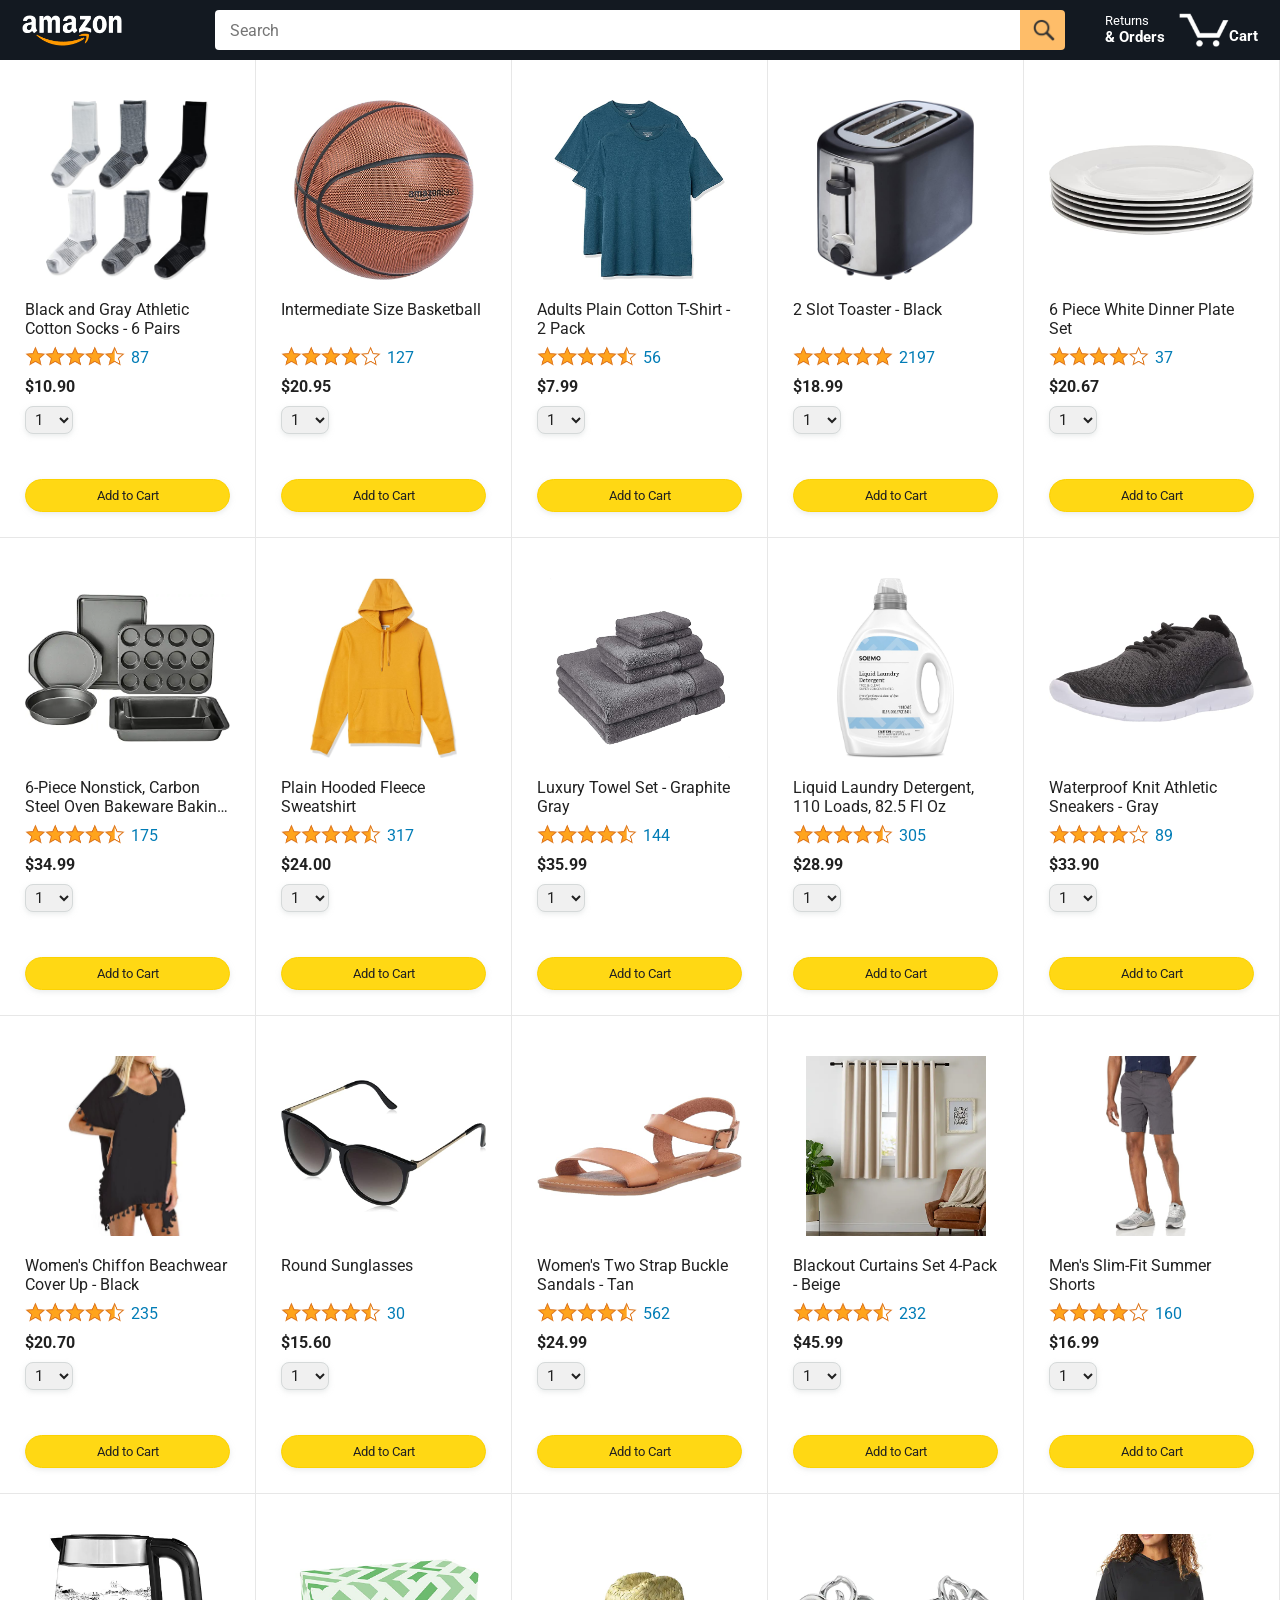
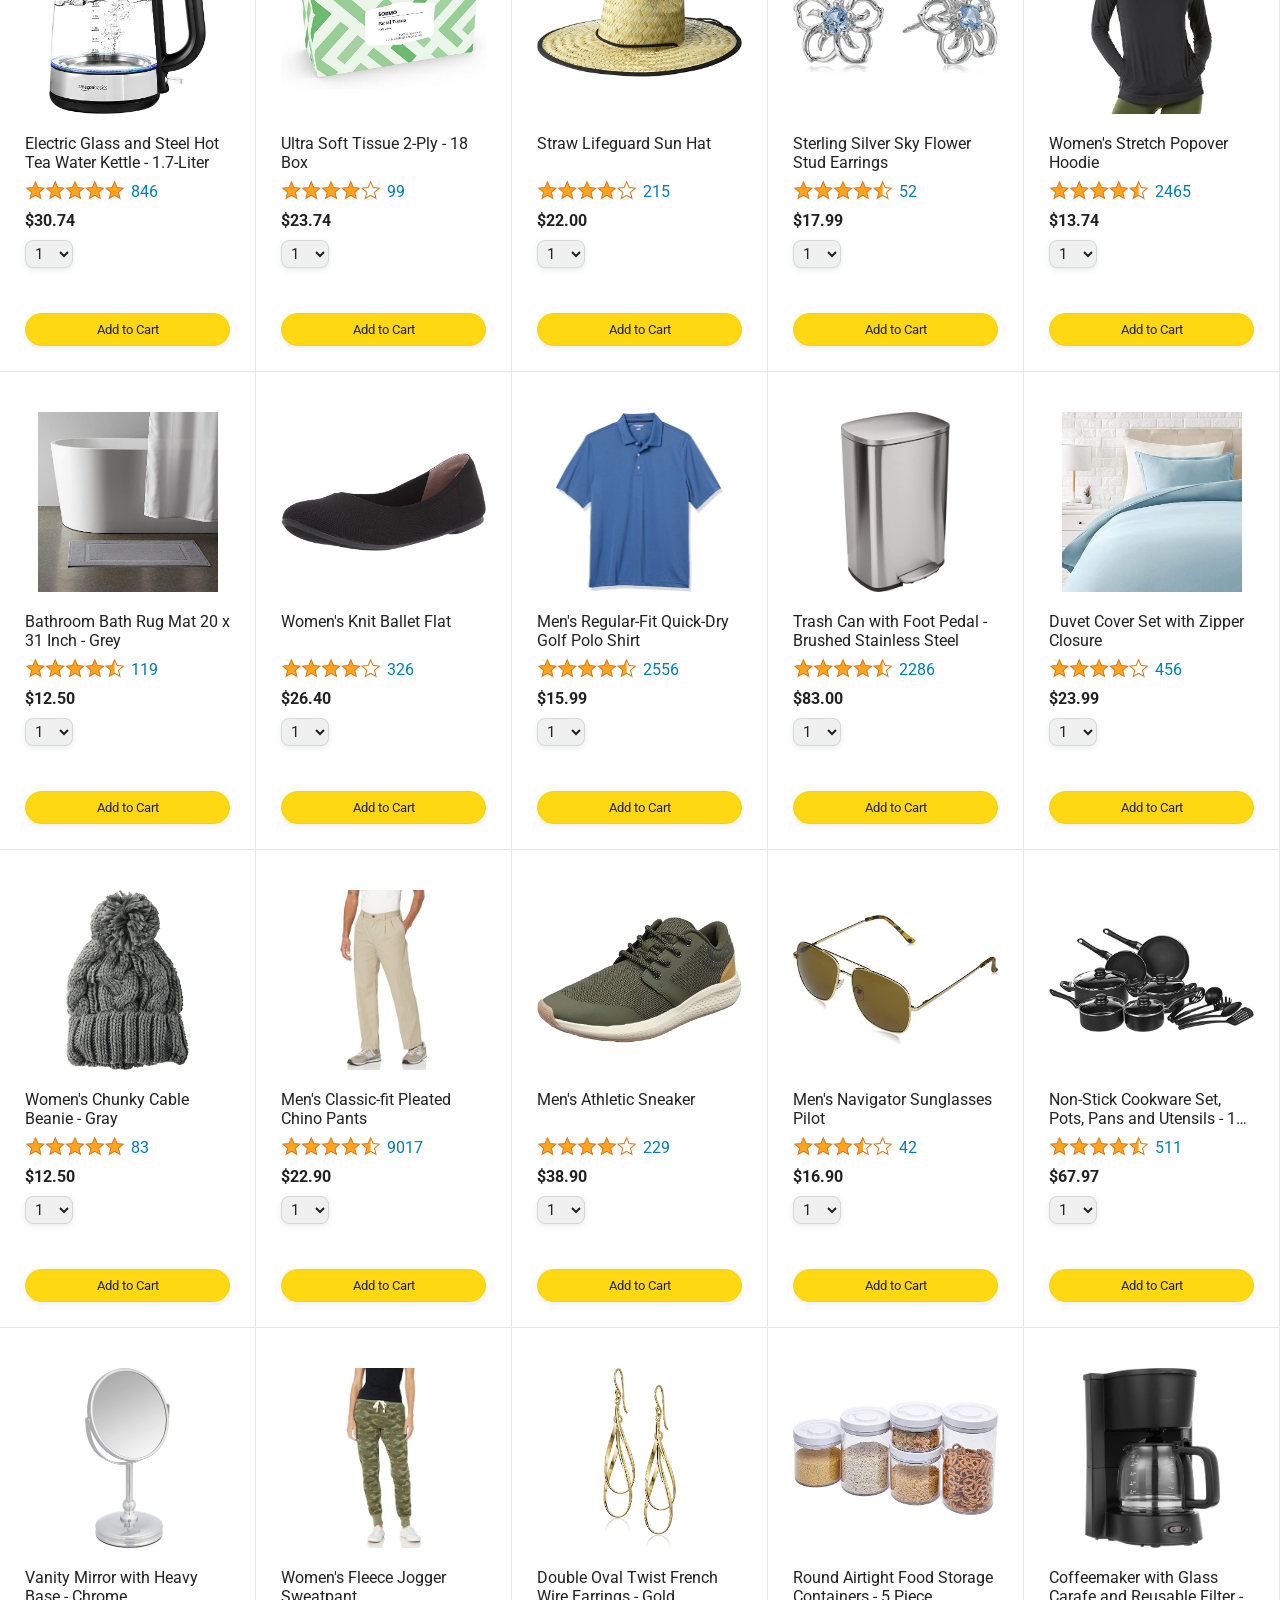
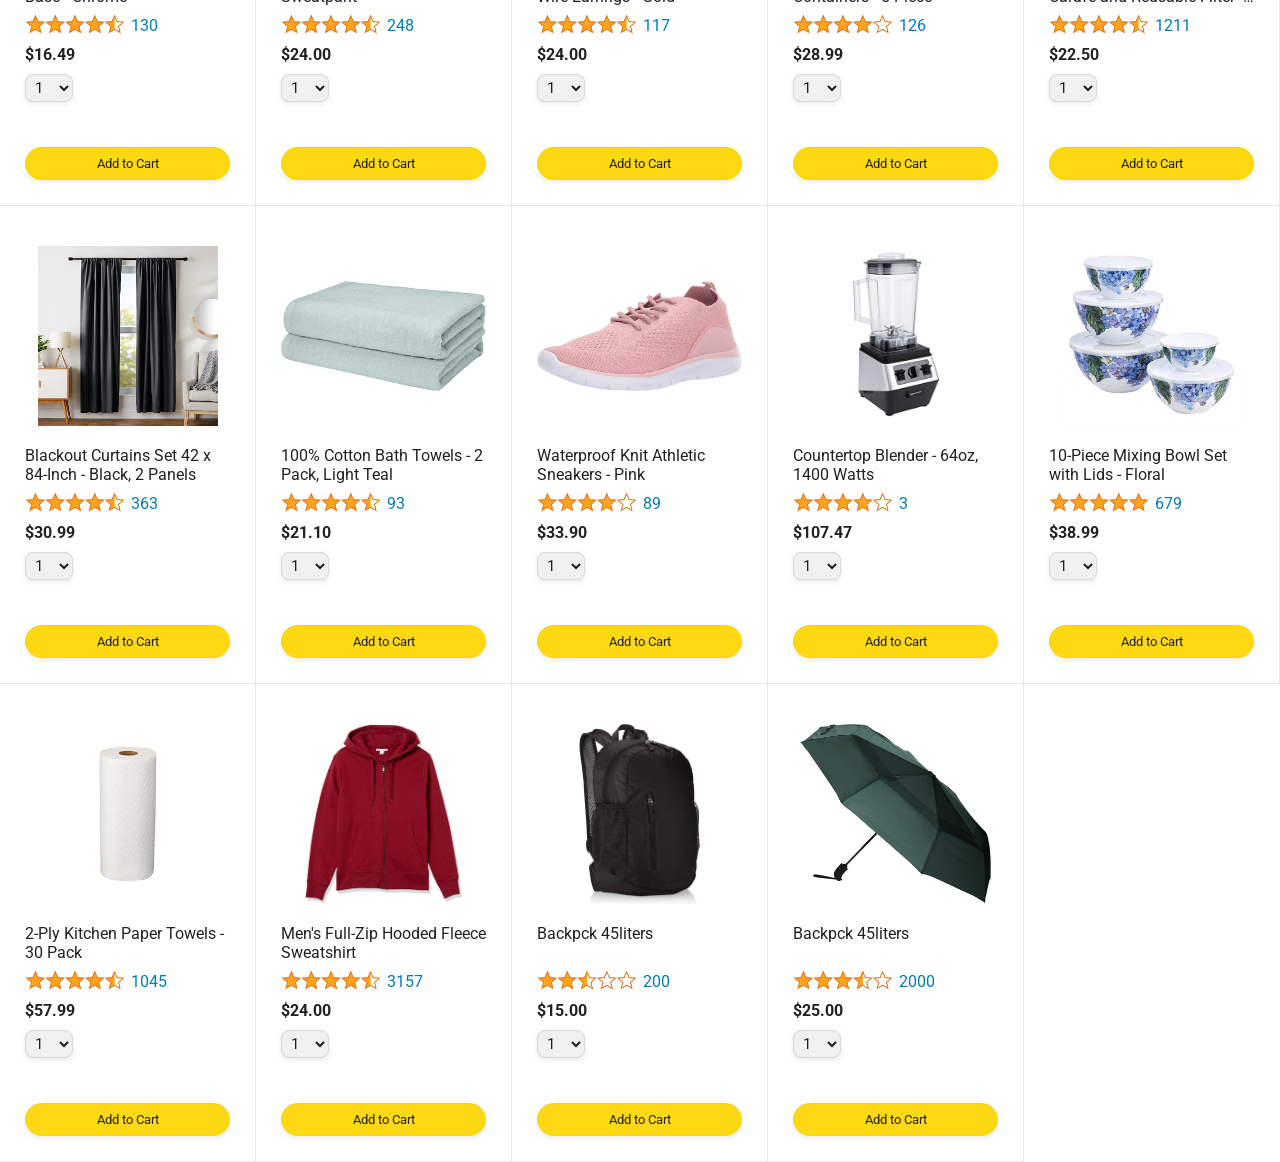
<file: index.html>
<!DOCTYPE html>
<html>
  <head>
    <title>Amazon Project</title>

    <!-- This code is needed for responsive design to work.
      (Responsive design = make the website look good on
      smaller screen sizes like a phone or a tablet). -->
    <meta name="viewport" content="width=device-width, initial-scale=1">

    <!-- Load a font called Roboto from Google Fonts. -->
    <link rel="preconnect" href="https://fonts.googleapis.com">
    <link rel="preconnect" href="https://fonts.gstatic.com" crossorigin>
    <link href="https://fonts.googleapis.com/css2?family=Roboto:wght@400;500;700&display=swap" rel="stylesheet">

    <!-- Here are the CSS files for this page. -->
    <link rel="stylesheet" href="styles/shared/general.css">
    <link rel="stylesheet" href="styles/shared/amazon-header.css">
    <link rel="stylesheet" href="styles/pages/amazon.css">
  </head>
  <body>
    <div class="amazon-header">
      <div class="amazon-header-left-section">
        <a href="index.html" class="header-link">
          <img class="amazon-logo"
            src="images/amazon-logo-white.png">
          <img class="amazon-mobile-logo"
            src="images/amazon-mobile-logo-white.png">
        </a>
      </div>

      <div class="amazon-header-middle-section">
        <input class="search-bar" type="text" placeholder="Search">

        <button class="search-button">
          <img class="search-icon" src="images/icons/search-icon.png">
        </button>
      </div>

      <div class="amazon-header-right-section">
        <a class="orders-link header-link" href="orders.html">
          <span class="returns-text">Returns</span>
          <span class="orders-text">& Orders</span>
        </a>

        <a class="cart-link header-link" href="checkout.html">
          <img class="cart-icon" src="images/icons/cart-icon.png">
          <div class="cart-quantity js-cart-quantity"></div>
          <div class="cart-text">Cart</div>
        </a>
      </div>
    </div>
    
    <div class="main">
      <div class="products-grid js-products-grid">
      <!--
        <div class="product-container ">
          <div class="product-image-container">
            <img class="product-image"
              src="images/products/athletic-cotton-socks-6-pairs.jpg">
          </div>

          <div class="product-name limit-text-to-2-lines">
            Black and Gray Athletic Cotton Socks - 6 Pairs
          </div>

          <div class="product-rating-container">
            <img class="product-rating-stars"
              src="images/ratings/rating-45.png">
            <div class="product-rating-count link-primary">
              87
            </div>
          </div>

          <div class="product-price">
            $10.90
          </div>

          <div class="product-quantity-container">
            <select>
              <option selected value="1">1</option>
              <option value="2">2</option>
              <option value="3">3</option>
              <option value="4">4</option>
              <option value="5">5</option>
              <option value="6">6</option>
              <option value="7">7</option>
              <option value="8">8</option>
              <option value="9">9</option>
              <option value="10">10</option>
            </select>
          </div>

          <div class="product-spacer"></div>

          <div class="added-to-cart">
            <img src="images/icons/checkmark.png">
            Added
          </div>

          <button class="add-to-cart-button button-primary">
            Add to Cart
          </button>
        </div>

        <div class="product-container">
          <div class="product-image-container">
            <img class="product-image"
              src="images/products/intermediate-composite-basketball.jpg">
          </div>

          <div class="product-name limit-text-to-2-lines">
            Intermediate Size Basketball
          </div>

          <div class="product-rating-container">
            <img class="product-rating-stars"
              src="images/ratings/rating-40.png">
            <div class="product-rating-count link-primary">
              127
            </div>
          </div>

          <div class="product-price">
            $20.95
          </div>

          <div class="product-quantity-container">
            <select>
              <option selected value="1">1</option>
              <option value="2">2</option>
              <option value="3">3</option>
              <option value="4">4</option>
              <option value="5">5</option>
              <option value="6">6</option>
              <option value="7">7</option>
              <option value="8">8</option>
              <option value="9">9</option>
              <option value="10">10</option>
            </select>
          </div>

          <div class="product-spacer"></div>

          <div class="added-to-cart">
            <img src="images/icons/checkmark.png">
            Added
          </div>

          <button class="add-to-cart-button button-primary">
            Add to Cart
          </button>
        </div>

        <div class="product-container">
      
        
          <div class="product-image-container">
            <img class="product-image"
              src="images/products/adults-plain-cotton-tshirt-2-pack-teal.jpg">
          </div>

          <div class="product-name limit-text-to-2-lines">
            Adults Plain Cotton T-Shirt - 2 Pack
          </div>

          <div class="product-rating-container">
            <img class="product-rating-stars"
              src="images/ratings/rating-45.png">
            <div class="product-rating-count link-primary">
              56
            </div>
          </div>

          <div class="product-price">
            $7.99
          </div>

          <div class="product-quantity-container">
            <select>
              <option selected value="1">1</option>
              <option value="2">2</option>
              <option value="3">3</option>
              <option value="4">4</option>
              <option value="5">5</option>
              <option value="6">6</option>
              <option value="7">7</option>
              <option value="8">8</option>
              <option value="9">9</option>
              <option value="10">10</option>
            </select>
          </div>

          <div class="product-spacer"></div>

          <div class="added-to-cart">
            <img src="images/icons/checkmark.png">
            Added
          </div>

          <button class="add-to-cart-button button-primary">
            Add to Cart
          </button>
        </div>
      </div>
    </div> -->
   

    <!--creates productlist-->
    
    <!-- functionality-->
    <script type="module"   src="scripts/amazon.js"></script> 
  </body>
</html>
</file>
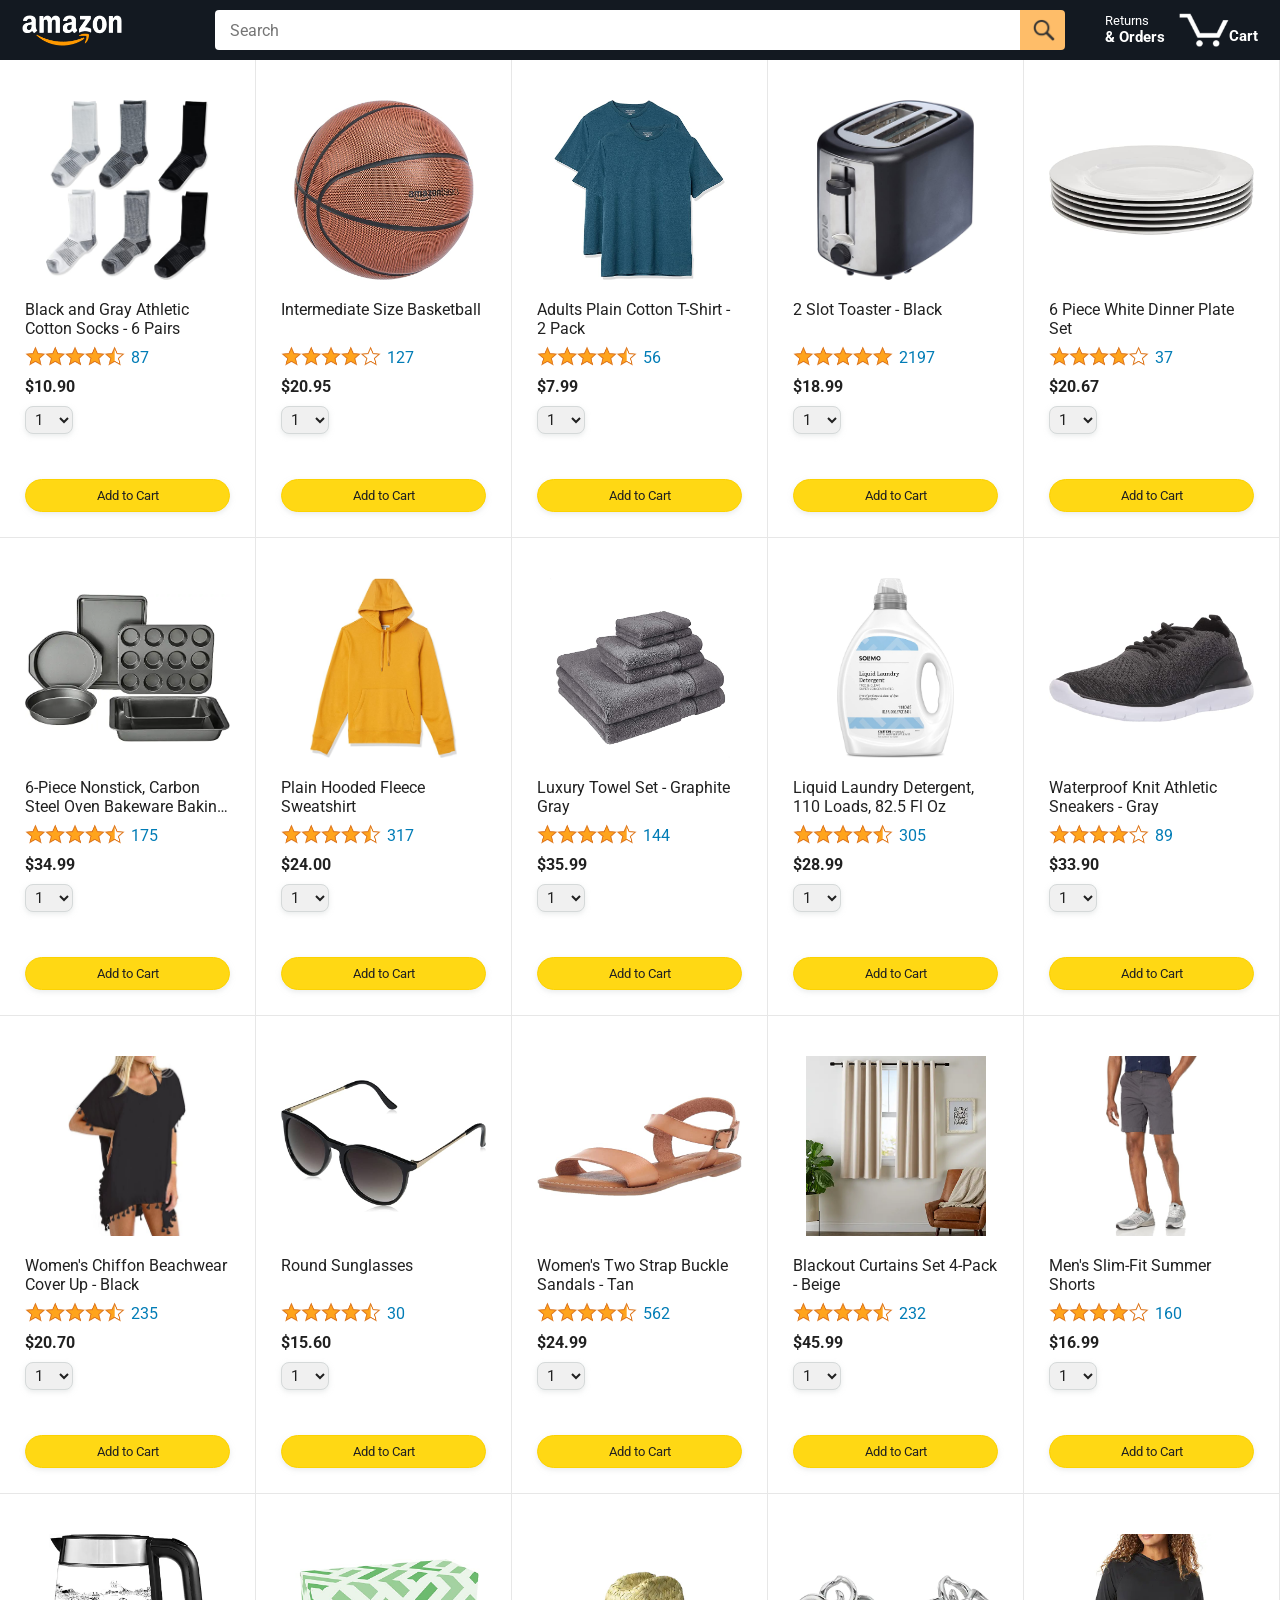
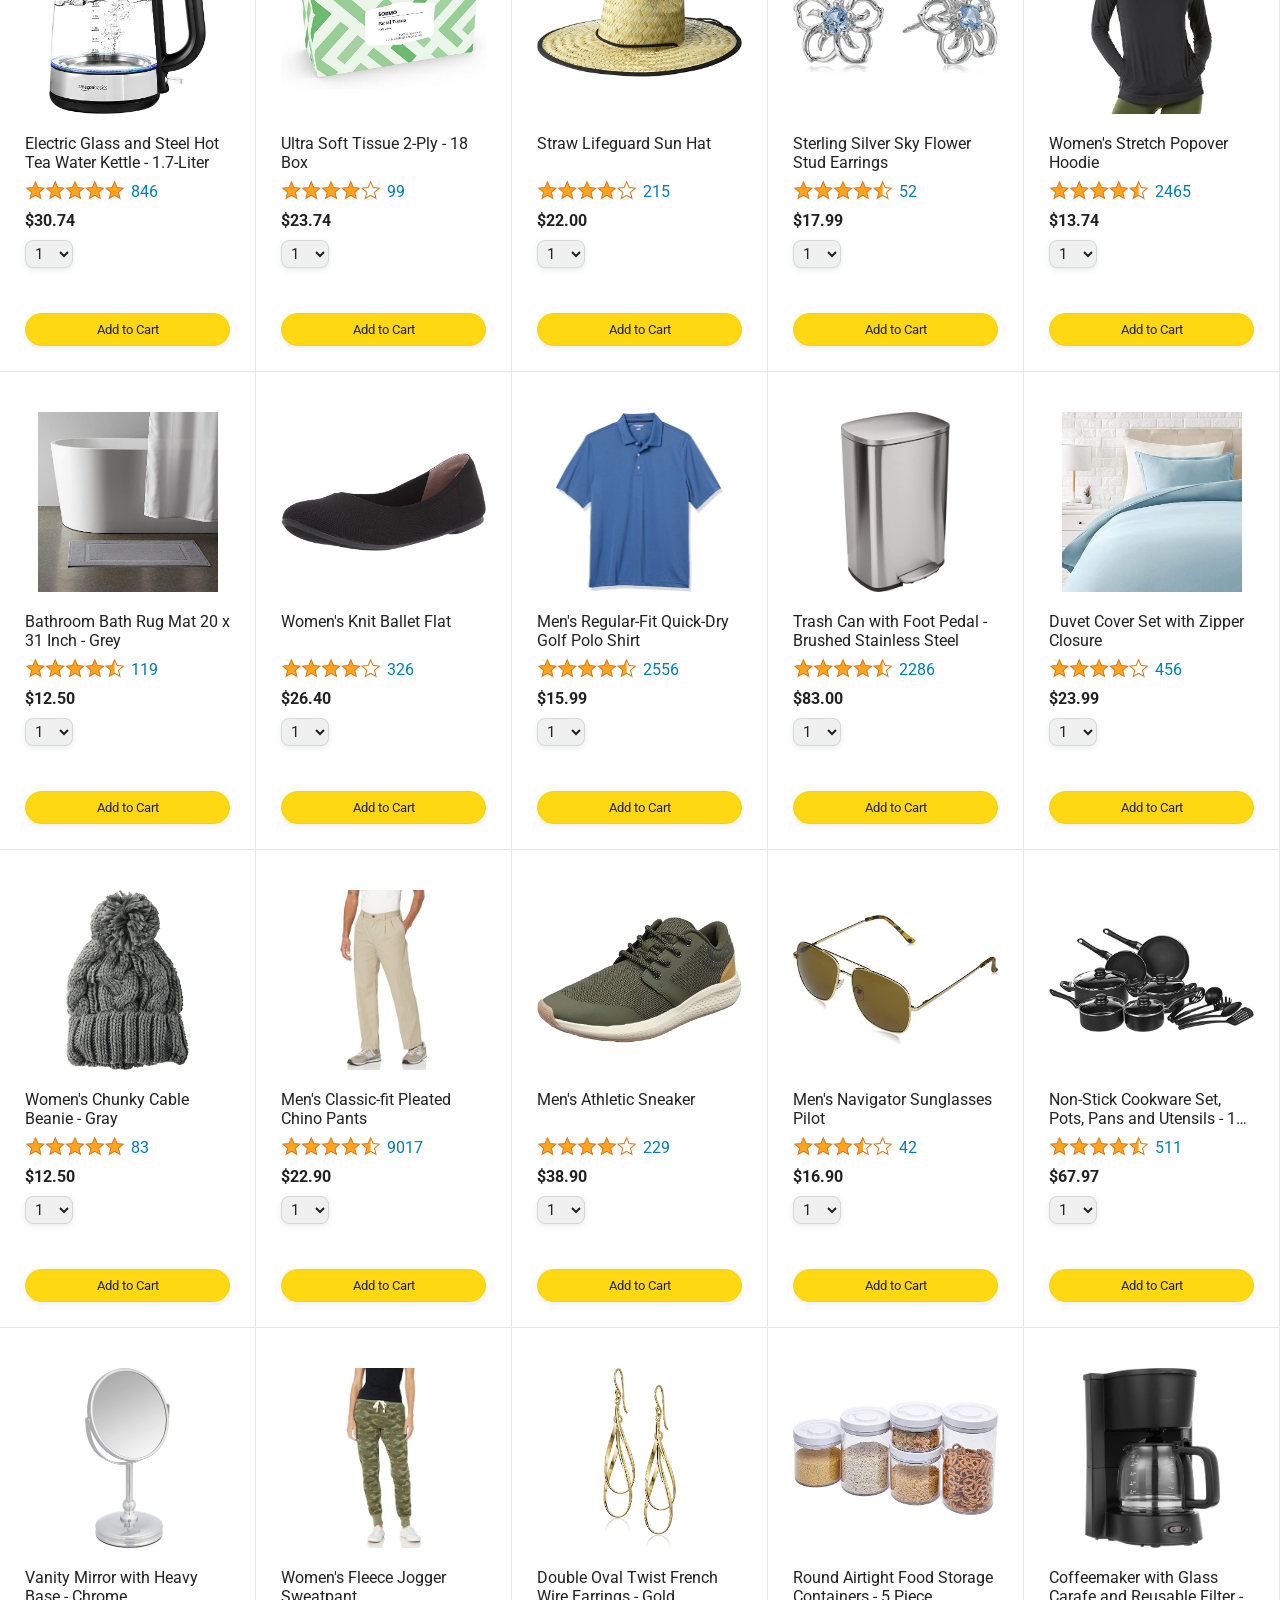
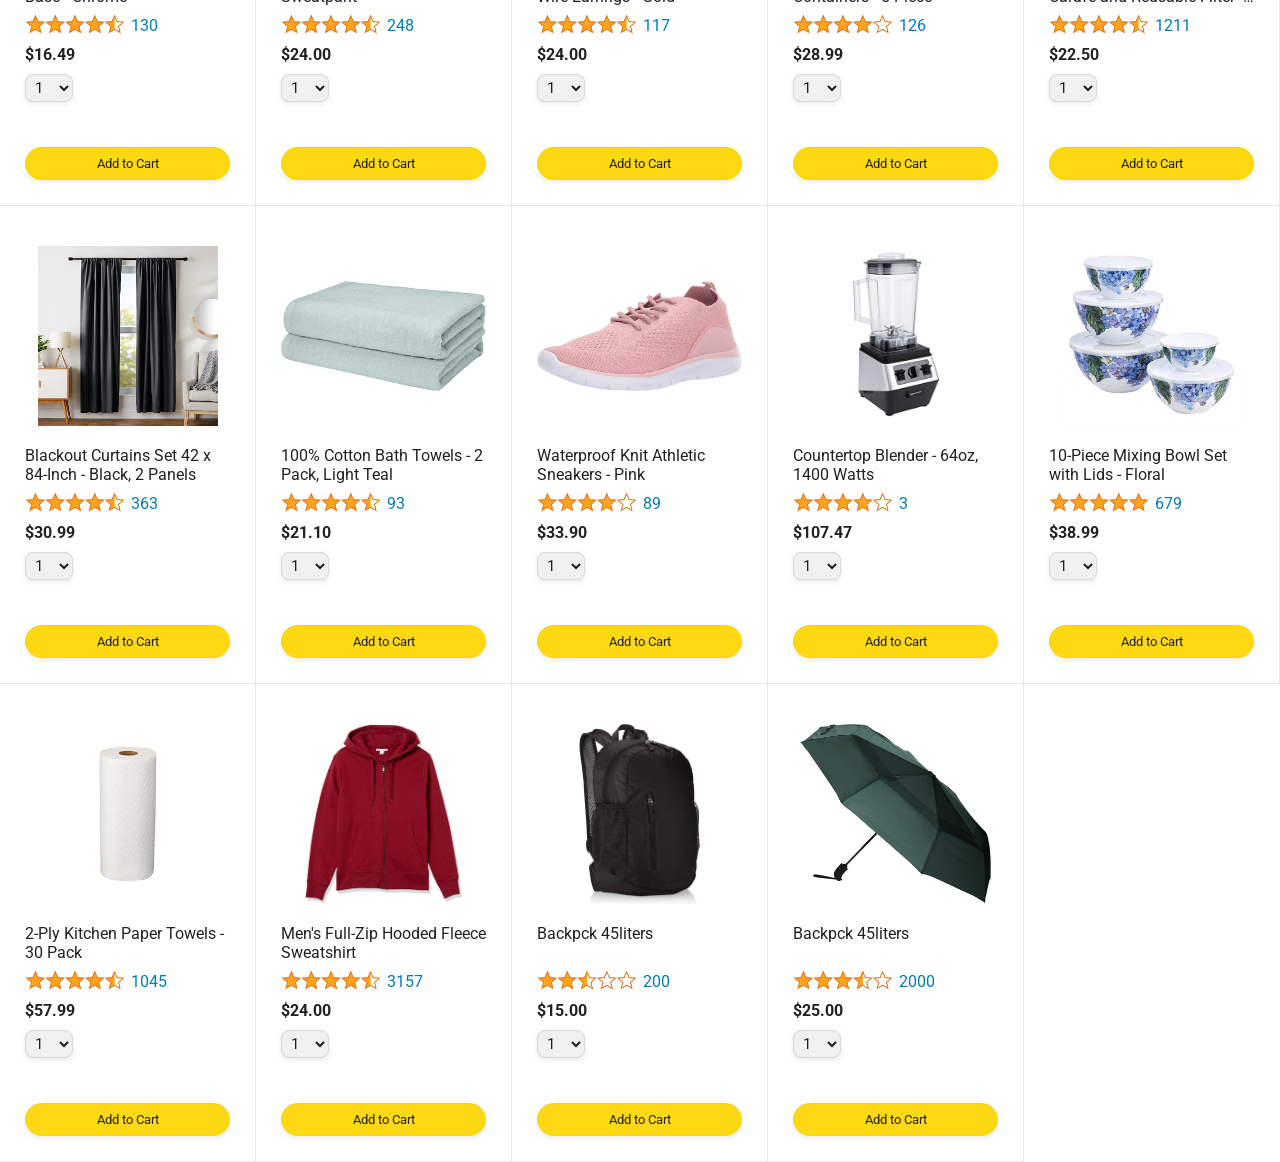
<file: amazon.html>
<!DOCTYPE html>
<html>
  <head>
    <title>Amazon Project</title>

    <!-- This code is needed for responsive design to work.
      (Responsive design = make the website look good on
      smaller screen sizes like a phone or a tablet). -->
    <meta name="viewport" content="width=device-width, initial-scale=1">

    <!-- Load a font called Roboto from Google Fonts. -->
    <link rel="preconnect" href="https://fonts.googleapis.com">
    <link rel="preconnect" href="https://fonts.gstatic.com" crossorigin>
    <link href="https://fonts.googleapis.com/css2?family=Roboto:wght@400;500;700&display=swap" rel="stylesheet">

    <!-- Here are the CSS files for this page. -->
    <link rel="stylesheet" href="styles/shared/general.css">
    <link rel="stylesheet" href="styles/shared/amazon-header.css">
    <link rel="stylesheet" href="styles/pages/amazon.css">
  </head>
  <body>
    <div class="amazon-header">
      <div class="amazon-header-left-section">
        <a href="amazon.html" class="header-link">
          <img class="amazon-logo"
            src="images/amazon-logo-white.png">
          <img class="amazon-mobile-logo"
            src="images/amazon-mobile-logo-white.png">
        </a>
      </div>

      <div class="amazon-header-middle-section">
        <input class="search-bar" type="text" placeholder="Search">

        <button class="search-button">
          <img class="search-icon" src="images/icons/search-icon.png">
        </button>
      </div>

      <div class="amazon-header-right-section">
        <a class="orders-link header-link" href="orders.html">
          <span class="returns-text">Returns</span>
          <span class="orders-text">& Orders</span>
        </a>

        <a class="cart-link header-link" href="checkout.html">
          <img class="cart-icon" src="images/icons/cart-icon.png">
          <div class="cart-quantity js-cart-quantity"></div>
          <div class="cart-text">Cart</div>
        </a>
      </div>
    </div>
    
    <div class="main">
      <div class="products-grid js-products-grid">
      <!--
        <div class="product-container ">
          <div class="product-image-container">
            <img class="product-image"
              src="images/products/athletic-cotton-socks-6-pairs.jpg">
          </div>

          <div class="product-name limit-text-to-2-lines">
            Black and Gray Athletic Cotton Socks - 6 Pairs
          </div>

          <div class="product-rating-container">
            <img class="product-rating-stars"
              src="images/ratings/rating-45.png">
            <div class="product-rating-count link-primary">
              87
            </div>
          </div>

          <div class="product-price">
            $10.90
          </div>

          <div class="product-quantity-container">
            <select>
              <option selected value="1">1</option>
              <option value="2">2</option>
              <option value="3">3</option>
              <option value="4">4</option>
              <option value="5">5</option>
              <option value="6">6</option>
              <option value="7">7</option>
              <option value="8">8</option>
              <option value="9">9</option>
              <option value="10">10</option>
            </select>
          </div>

          <div class="product-spacer"></div>

          <div class="added-to-cart">
            <img src="images/icons/checkmark.png">
            Added
          </div>

          <button class="add-to-cart-button button-primary">
            Add to Cart
          </button>
        </div>

        <div class="product-container">
          <div class="product-image-container">
            <img class="product-image"
              src="images/products/intermediate-composite-basketball.jpg">
          </div>

          <div class="product-name limit-text-to-2-lines">
            Intermediate Size Basketball
          </div>

          <div class="product-rating-container">
            <img class="product-rating-stars"
              src="images/ratings/rating-40.png">
            <div class="product-rating-count link-primary">
              127
            </div>
          </div>

          <div class="product-price">
            $20.95
          </div>

          <div class="product-quantity-container">
            <select>
              <option selected value="1">1</option>
              <option value="2">2</option>
              <option value="3">3</option>
              <option value="4">4</option>
              <option value="5">5</option>
              <option value="6">6</option>
              <option value="7">7</option>
              <option value="8">8</option>
              <option value="9">9</option>
              <option value="10">10</option>
            </select>
          </div>

          <div class="product-spacer"></div>

          <div class="added-to-cart">
            <img src="images/icons/checkmark.png">
            Added
          </div>

          <button class="add-to-cart-button button-primary">
            Add to Cart
          </button>
        </div>

        <div class="product-container">
      
        
          <div class="product-image-container">
            <img class="product-image"
              src="images/products/adults-plain-cotton-tshirt-2-pack-teal.jpg">
          </div>

          <div class="product-name limit-text-to-2-lines">
            Adults Plain Cotton T-Shirt - 2 Pack
          </div>

          <div class="product-rating-container">
            <img class="product-rating-stars"
              src="images/ratings/rating-45.png">
            <div class="product-rating-count link-primary">
              56
            </div>
          </div>

          <div class="product-price">
            $7.99
          </div>

          <div class="product-quantity-container">
            <select>
              <option selected value="1">1</option>
              <option value="2">2</option>
              <option value="3">3</option>
              <option value="4">4</option>
              <option value="5">5</option>
              <option value="6">6</option>
              <option value="7">7</option>
              <option value="8">8</option>
              <option value="9">9</option>
              <option value="10">10</option>
            </select>
          </div>

          <div class="product-spacer"></div>

          <div class="added-to-cart">
            <img src="images/icons/checkmark.png">
            Added
          </div>

          <button class="add-to-cart-button button-primary">
            Add to Cart
          </button>
        </div>
      </div>
    </div> -->
   

    <!--creates productlist-->
    
    <!-- functionality-->
    <script type="module"   src="scripts/amazon.js"></script> 
  </body>
</html>
</file>
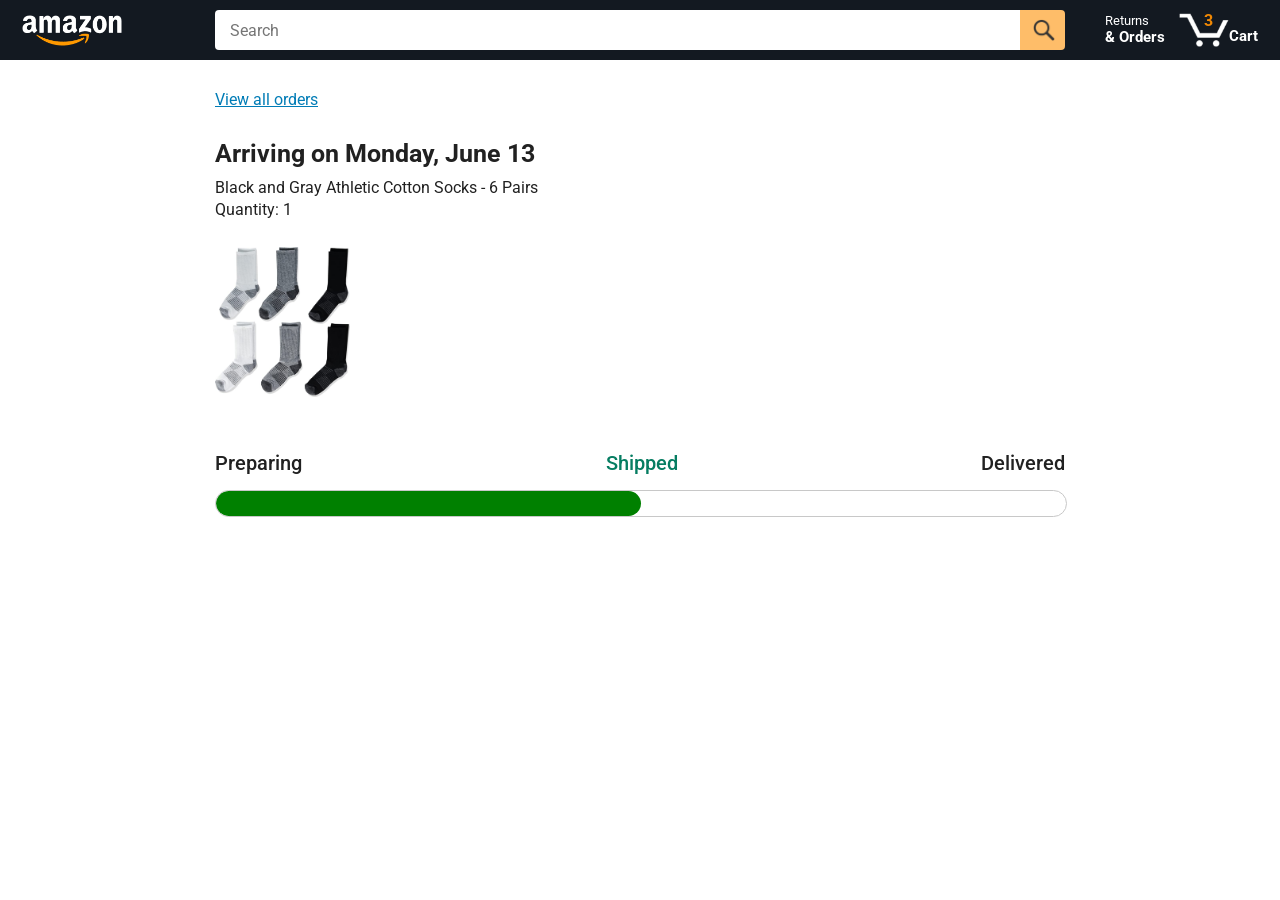
<file: tracking.html>
<!DOCTYPE html>
<html>
  <head>
    <title>Tracking</title>

    <!-- This code is needed for responsive design to work.
      (Responsive design = make the website look good on
      smaller screen sizes like a phone or a tablet). -->
    <meta name="viewport" content="width=device-width, initial-scale=1">

    <!-- Load a font called Roboto from Google Fonts. -->
    <link rel="preconnect" href="https://fonts.googleapis.com">
    <link rel="preconnect" href="https://fonts.gstatic.com" crossorigin>
    <link href="https://fonts.googleapis.com/css2?family=Roboto:wght@400;500;700&display=swap" rel="stylesheet">

    <!-- Here are the CSS files for this page. -->
    <link rel="stylesheet" href="styles/shared/general.css">
    <link rel="stylesheet" href="styles/shared/amazon-header.css">
    <link rel="stylesheet" href="styles/pages/tracking.css">
  </head>
  <body>
    <div class="amazon-header">
      <div class="amazon-header-left-section">
        <a href="amazon.html" class="header-link">
          <img class="amazon-logo"
            src="images/amazon-logo-white.png">
          <img class="amazon-mobile-logo"
            src="images/amazon-mobile-logo-white.png">
        </a>
      </div>

      <div class="amazon-header-middle-section">
        <input class="search-bar" type="text" placeholder="Search">

        <button class="search-button">
          <img class="search-icon" src="images/icons/search-icon.png">
        </button>
      </div>

      <div class="amazon-header-right-section">
        <a class="orders-link header-link" href="orders.html">
          <span class="returns-text">Returns</span>
          <span class="orders-text">& Orders</span>
        </a>

        <a class="cart-link header-link" href="checkout.html">
          <img class="cart-icon" src="images/icons/cart-icon.png">
          <div class="cart-quantity">3</div>
          <div class="cart-text">Cart</div>
        </a>
      </div>
    </div>

    <div class="main">
      <div class="order-tracking">
        <a class="back-to-orders-link link-primary" href="orders.html">
          View all orders
        </a>

        <div class="delivery-date">
          Arriving on Monday, June 13
        </div>

        <div class="product-info">
          Black and Gray Athletic Cotton Socks - 6 Pairs
        </div>

        <div class="product-info">
          Quantity: 1
        </div>

        <img class="product-image" src="images/products/athletic-cotton-socks-6-pairs.jpg">

        <div class="progress-labels-container">
          <div class="progress-label">
            Preparing
          </div>
          <div class="progress-label current-status">
            Shipped
          </div>
          <div class="progress-label">
            Delivered
          </div>
        </div>

        <div class="progress-bar-container">
          <div class="progress-bar"></div>
        </div>
      </div>
    </div>
  </body>
</html>
</file>
<file: styles/shared/general.css>
body {
  font-family: Roboto, Arial;
  color: rgb(33, 33, 33);
  /* The <body> element has a default margin of 8px
     on all sides. This removes the default margins. */
  margin: 0;
}

/* <p> elements have a default margin on the top
   and bottom. This removes the default margins. */
p {
  margin: 0;
}

button {
  cursor: pointer;
}

select {
  cursor: pointer;
}

input, select, button {
  font-family: Roboto, Arial;
}

.button-primary {
  color: rgb(33, 33, 33);
  background-color: rgb(255, 216, 20);
  border: 1px solid rgb(252, 210, 0);
  border-radius: 8px;
  cursor: pointer;
  box-shadow: 0 2px 5px rgba(213, 217, 217, 0.5);
}

.button-primary:hover {
  background-color: rgb(247, 202, 0);
  border: 1px solid rgb(242, 194, 0);
}

.button-primary:active {
  background: rgb(255, 216, 20);
  border-color: rgb(252, 210, 0);
  box-shadow: none;
}

.button-secondary {
  color: rgb(33, 33, 33);
  background: white;
  border: 1px solid rgb(213, 217, 217);
  border-radius: 8px;
  cursor: pointer;
  box-shadow: 0 2px 5px rgba(213, 217, 217, 0.5);
}

.button-secondary:hover {
  background-color: rgb(247, 250, 250);
}

.button-secondary:active {
  background-color: rgb(237, 253, 255);
  box-shadow: none;
}

/* These styles will limit text to 2 lines. Anything
   beyond 2 lines will be replaced with "..."
   You can find this code by using an A.I. tool or by
   searching in Google.
   https://css-tricks.com/almanac/properties/l/line-clamp/ */
.limit-text-to-2-lines {
  display: -webkit-box;
  -webkit-line-clamp: 2;
  -webkit-box-orient: vertical;
  overflow: hidden;
}

.link-primary {
  color: rgb(1, 124, 182);
  cursor: pointer;
}

.link-primary:hover {
  color: rgb(196, 80, 0);
}

/* Styles for dropdown selectors. */
select {
  color: rgb(33, 33, 33);
  background-color: rgb(240, 240, 240);
  border: 1px solid rgb(213, 217, 217);
  border-radius: 8px;
  padding: 3px 5px;
  font-size: 15px;
  cursor: pointer;
  box-shadow: 0 2px 5px rgba(213, 217, 217, 0.5);
}

select:focus,
input:focus {
  outline: 2px solid rgb(255, 153, 0);
}
</file>
<file: styles/shared/amazon-header.css>
.amazon-header {
  background-color: rgb(19, 25, 33);
  color: white;
  padding-left: 15px;
  padding-right: 15px;

  display: flex;
  align-items: center;
  justify-content: space-between;

  position: fixed;
  top: 0;
  left: 0;
  right: 0;
  height: 60px;
}

.amazon-header-left-section {
  width: 180px;
}

@media (max-width: 800px) {
  .amazon-header-left-section {
    width: unset;
  }
}

.header-link {
  display: inline-block;
  padding: 6px;
  border-radius: 2px;
  cursor: pointer;
  text-decoration: none;
  border: 1px solid rgba(0, 0, 0, 0);
}

.header-link:hover {
  border: 1px solid white;
}

.amazon-logo {
  width: 100px;
  margin-top: 5px;
}

.amazon-mobile-logo {
  display: none;
}

@media (max-width: 575px) {
  .amazon-logo {
    display: none;
  }

  .amazon-mobile-logo {
    display: block;
    height: 35px;
    margin-top: 5px;
  }
}

.amazon-header-middle-section {
  flex: 1;
  max-width: 850px;
  margin-left: 10px;
  margin-right: 10px;
  display: flex;
}

.search-bar {
  flex: 1;
  width: 0;
  font-size: 16px;
  height: 38px;
  padding-left: 15px;
  border: none;
  border-top-left-radius: 4px;
  border-bottom-left-radius: 4px;
  border-top-right-radius: 0;
  border-bottom-right-radius: 0;
}

.search-button {
  background-color: rgb(254, 189, 105);
  border: none;
  width: 45px;
  height: 40px;
  border-top-right-radius: 4px;
  border-bottom-right-radius: 4px;
  flex-shrink: 0;
}

.search-icon {
  height: 22px;
  margin-left: 2px;
  margin-top: 3px;
}

.amazon-header-right-section {
  width: 180px;
  flex-shrink: 0;
  display: flex;
  justify-content: end;
}

.orders-link {
  color: white;
}

.returns-text {
  display: block;
  font-size: 13px;
}

.orders-text {
  display: block;
  font-size: 15px;
  font-weight: 700;
}

.cart-link {
  color: white;
  display: flex;
  align-items: center;
  position: relative;
}

.cart-icon {
  width: 50px;
}

.cart-text {
  margin-top: 12px;
  font-size: 15px;
  font-weight: 700;
}

.cart-quantity {
  color: rgb(240, 136, 4);
  font-size: 16px;
  font-weight: 700;

  position: absolute;
  top: 4px;
  left: 22px;
  
  width: 26px;
  text-align: center;
}
</file>
<file: styles/pages/amazon.css>
.main {
  margin-top: 60px;
}

.products-grid {
  display: grid;

  /* - In CSS Grid, 1fr means a column will take up the
       remaining space in the grid.
     - If we write 1fr 1fr ... 1fr; 8 times, this will
       divide the grid into 8 columns, each taking up an
       equal amount of the space.
     - repeat(8, 1fr); is a shortcut for repeating "1fr"
       8 times (instead of typing out "1fr" 8 times).
       repeat(...) is a special property that works with
       display: grid; */
  grid-template-columns: repeat(8, 1fr);
}

/* @media is used to create responsive design (making the
   website look good on any screen size). This @media
   means when the screen width is 2000px or less, we
   will divide the grid into 7 columns instead of 8. */
@media (max-width: 2000px) {
  .products-grid {
    grid-template-columns: repeat(7, 1fr);
  }
}

/* This @media means when the screen width is 1600px or
   less, we will divide the grid into 6 columns. */
@media (max-width: 1600px) {
  .products-grid {
    grid-template-columns: repeat(6, 1fr);
  }
}

@media (max-width: 1300px) {
  .products-grid {
    grid-template-columns: repeat(5, 1fr);
  }
}

@media (max-width: 1000px) {
  .products-grid {
    grid-template-columns: repeat(4, 1fr);
  }
}

@media (max-width: 800px) {
  .products-grid {
    grid-template-columns: repeat(3, 1fr);
  }
}

@media (max-width: 575px) {
  .products-grid {
    grid-template-columns: repeat(2, 1fr);
  }
}

@media (max-width: 450px) {
  .products-grid {
    grid-template-columns: 1fr;
  }
}

.product-container {
  padding-top: 40px;
  padding-bottom: 25px;
  padding-left: 25px;
  padding-right: 25px;

  border-right: 1px solid rgb(231, 231, 231);
  border-bottom: 1px solid rgb(231, 231, 231);

  display: flex;
  flex-direction: column;
}

.product-image-container {
  display: flex;
  justify-content: center;
  align-items: center;

  height: 180px;
  margin-bottom: 20px;
}

.product-image {
  /* Images will overflow their container by default. To
    prevent this, we set max-width and max-height to 100%
    so they stay inside their container. */
  max-width: 100%;
  max-height: 100%;
}

.product-name {
  height: 40px;
  margin-bottom: 5px;
}

.product-rating-container {
  display: flex;
  align-items: center;
  margin-bottom: 10px;
}

.product-rating-stars {
  width: 100px;
  margin-right: 6px;
}

.product-rating-count {
  color: rgb(1, 124, 182);
  cursor: pointer;
  margin-top: 3px;
}

.product-price {
  font-weight: 700;
  margin-bottom: 10px;
}

.product-quantity-container {
  margin-bottom: 17px;
}

.product-spacer {
  flex: 1;
}

.added-to-cart {
  color: rgb(6, 125, 98);
  font-size: 16px;

  display: flex;
  align-items: center;
  margin-bottom: 8px;

  /* At first, the "Added to cart" message will
     be invisible. Use JavaScript to change the
     opacity and make it visible. */
  opacity: 0;
}

.added-to-cart img {
  height: 20px;
  margin-right: 5px;
}

.add-to-cart-button {
  width: 100%;
  padding: 8px;
  border-radius: 50px;
}

.added-to-cart-visible{
  opacity: 1;
}
</file>
<file: styles/pages/tracking.css>
.main {
  max-width: 850px;
  margin-top: 90px;
  margin-bottom: 100px;
  padding-left: 30px;
  padding-right: 30px;

  /* margin-left: auto;
     margin-right auto;
     Is a trick for centering an element horizontally
     without needing a container. */
  margin-left: auto;
  margin-right: auto;
}

.back-to-orders-link {
  display: inline-block;
  margin-bottom: 30px;
}

.delivery-date {
  font-size: 25px;
  font-weight: 700;
  margin-bottom: 10px;
}

.product-info {
  margin-bottom: 3px;
}

.product-image {
  max-width: 150px;
  max-height: 150px;
  margin-top: 25px;
  margin-bottom: 50px;
}

.progress-labels-container {
  display: flex;
  justify-content: space-between;
  font-size: 20px;
  font-weight: 500;
  margin-bottom: 15px;
}

.current-status {
  color: rgb(6, 125, 98);
}

@media (max-width: 575px) {
  .progress-labels-container {
    font-size: 16px;
  }
}

@media (max-width: 450px) {
  .progress-labels-container {
    flex-direction: column;
    margin-bottom: 5px;
  }

  .progress-label {
    margin-bottom: 3px;
  }
}

.progress-bar-container {
  height: 25px;
  width: 100%;

  border: 1px solid rgb(200, 200, 200);
  border-radius: 50px;
  overflow: hidden;
}

.progress-bar {
  height: 100%;
  background-color: green;
  border-radius: 50px;
  width: 50%;
}
</file>
